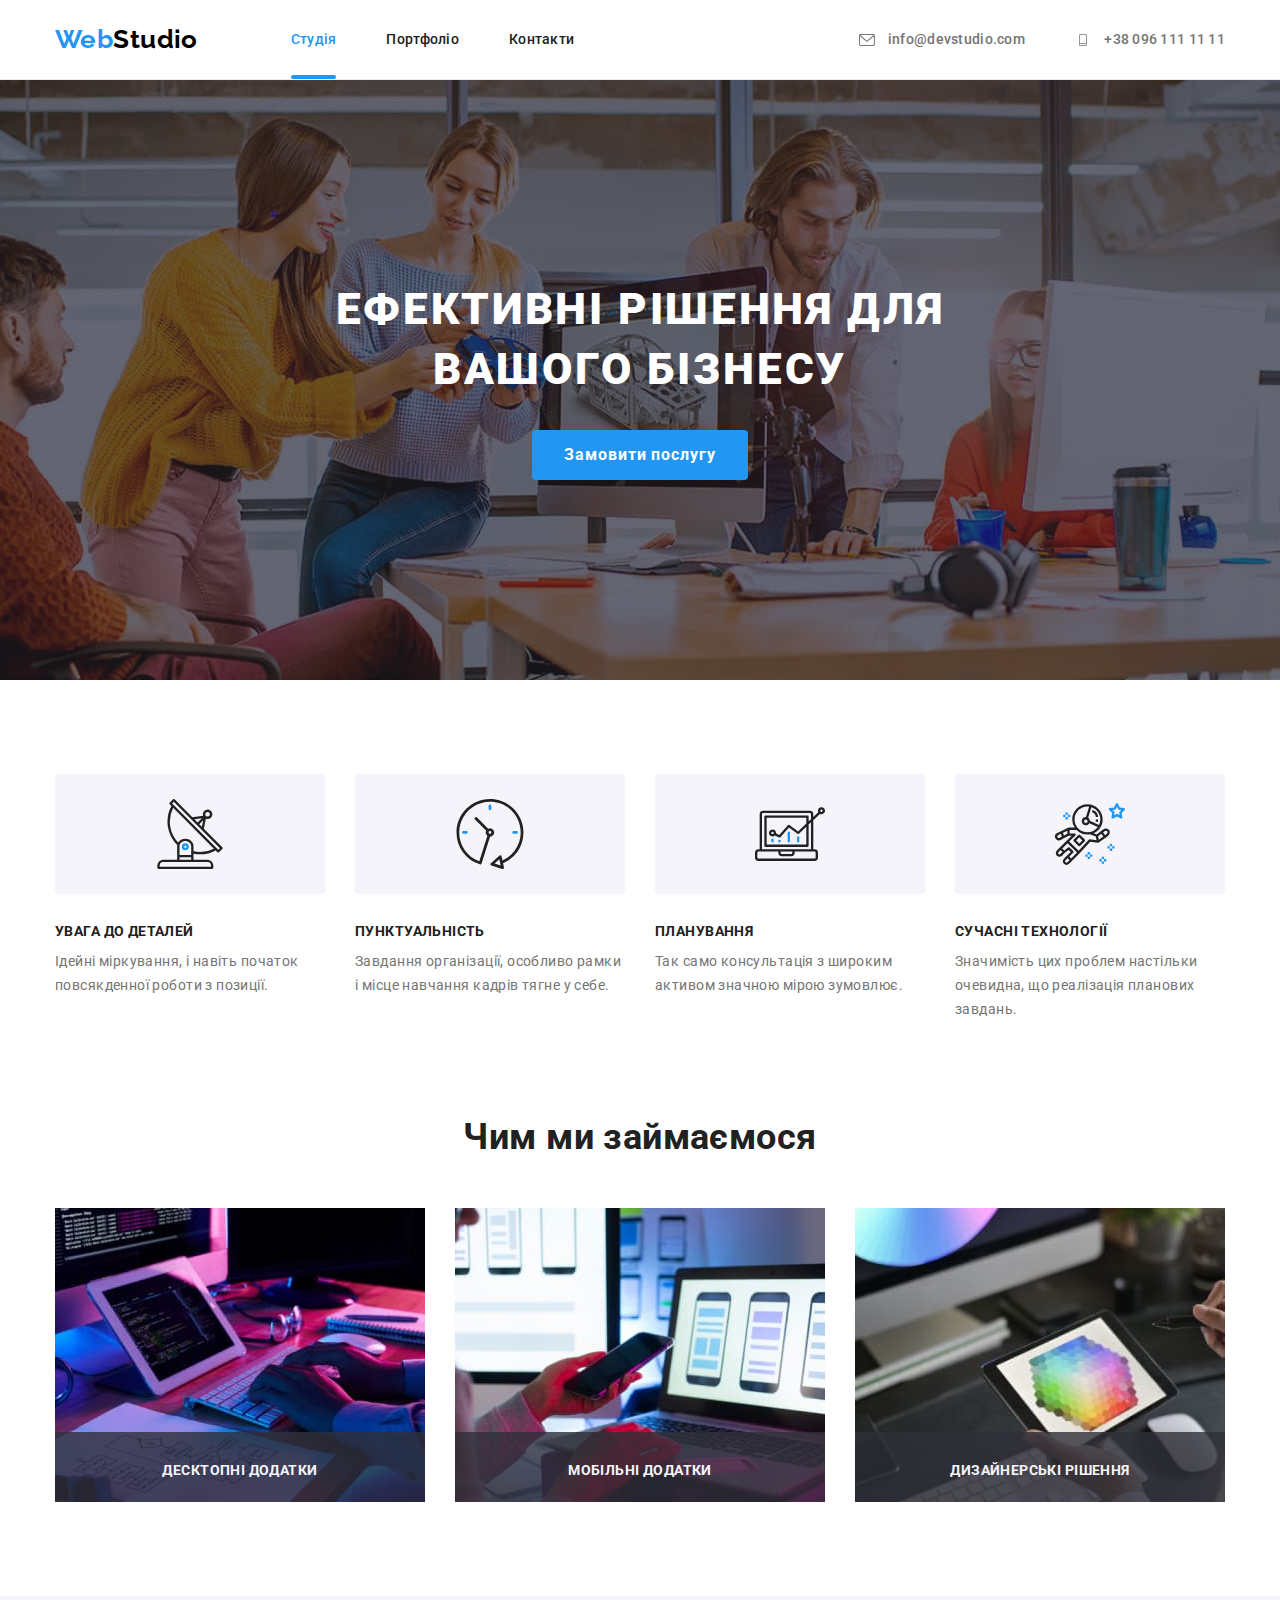
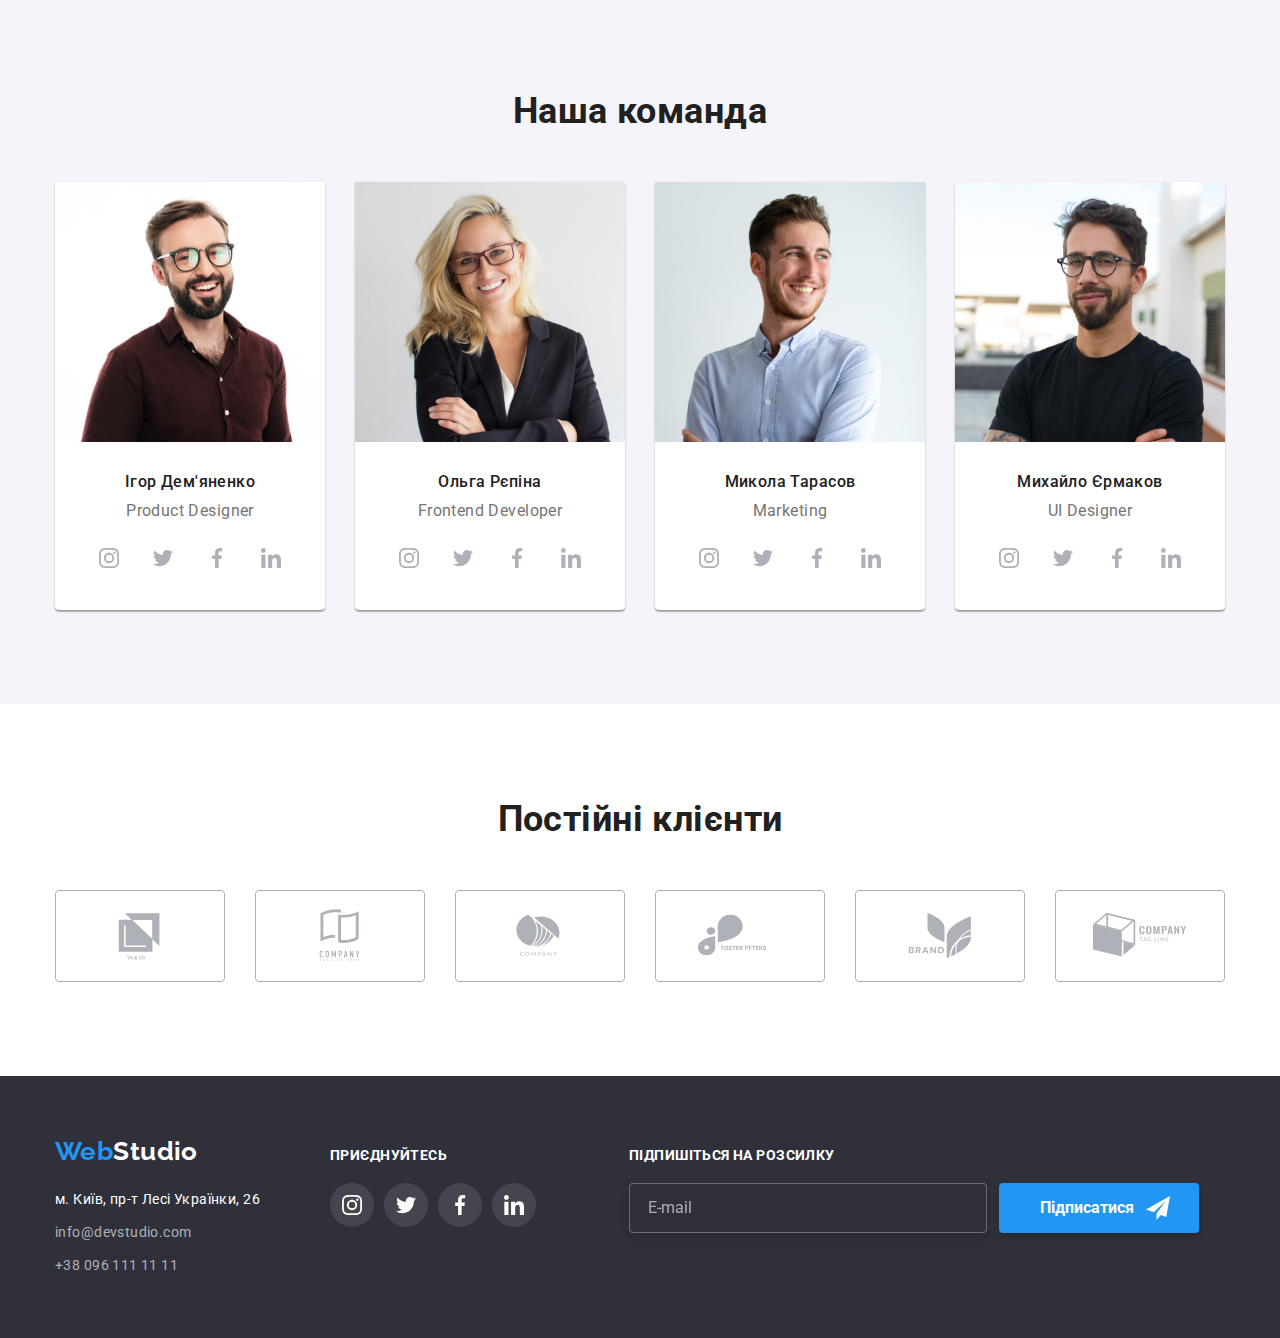
<file: index.html>
<!DOCTYPE html>
<html lang="uk">
  <head>
    <meta charset="UTF-8" />
    <meta http-equiv="X-UA-Compatible" content="IE=edge" />
    <meta name="viewport" content="width=device-width, initial-scale=1.0" />
    <title>Студія</title>
    <link rel="preconnect" href="https://fonts.googleapis.com" />
    <link rel="preconnect" href="https://fonts.gstatic.com" crossorigin />
    <link
      href="https://fonts.googleapis.com/css2?family=Raleway:wght@700&family=Roboto:wght@400;500;700;900&display=swap"
      rel="stylesheet"
    />
    <link
      rel="stylesheet"
      href="https://cdnjs.cloudflare.com/ajax/libs/modern-normalize/1.1.0/modern-normalize.min.css"
    />
    <link rel="stylesheet" href="./css/styles.css" />
  </head>

  <body class="page">
    <header class="header">
      <div class="container">
        <nav class="site-nav">
          <a class="link logo" href="./index.html">Web<span class="logo-color">Studio</span></a>
          <ul class="list">
            <li class="item">
              <a class="link page current" href="./index.html">Студія</a>
            </li>
            <li class="item">
              <a class="link page" href="./portfolio.html">Портфоліо</a>
            </li>
            <li class="item">
              <a class="link page" href="">Контакти</a>
            </li>
          </ul>
        </nav>

        <ul class="list contact-list">
          <li class="item">
            <a class="link" href="mailto:info@devstudio.com">
              <svg class="icon-envelope" width="16" height="12">
                <use href="./images/symbol-defs.svg#icon-post"></use>
              </svg>
              info@devstudio.com</a
            >
          </li>
          <li class="item">
            <a class="link" href="tel:+380961111111"
              ><svg class="icon-envelope" width="16" height="12">
                <use href="./images/symbol-defs.svg#icon-telephone"></use>
              </svg>
              +38 096 111 11 11</a
            >
          </li>
        </ul>
      </div>
    </header>
    <main class="main">
      <section class="section hero">
        <div class="container">
          <h1 class="hero-title">Ефективні рішення для вашого бізнесу</h1>
          <button class="button primary" type="button" data-modal-open>Замовити послугу</button>
        </div>
      </section>

      <section class="section benefits">
        <div class="container">
          <h2 class="section-title">Особливості нашої компанії</h2>
          <ul class="list benefits-list">
            <li class="item">
              <div class="box-advantages">
                <svg class="icon-advantages">
                  <use
                    href="./images/symbol-defs.svg#icon-antenna-1"
                    width="70px"
                    height="70px"
                  ></use>
                </svg>
              </div>
              <h3 class="title">УВАГА ДО ДЕТАЛЕЙ</h3>
              <p class="benefits-description">
                Ідейні міркування, і навіть початок повсякденної роботи з позиції.
              </p>
            </li>
            <li class="item">
              <div class="box-advantages">
                <svg class="icon-advantages">
                  <use href="./images/symbol-defs.svg#icon-clock-1"></use>
                </svg>
              </div>
              <h3 class="title">ПУНКТУАЛЬНІСТЬ</h3>
              <p class="benefits-description">
                Завдання організації, особливо рамки і місце навчання кадрів тягне у себе.
              </p>
            </li>
            <li class="item">
              <div class="box-advantages">
                <svg class="icon-advantages">
                  <use href="./images/symbol-defs.svg#icon-diagram-1"></use>
                </svg>
              </div>
              <h3 class="title">ПЛАНУВАННЯ</h3>
              <p class="benefits-description">
                Так само консультація з широким активом значною мірою зумовлює.
              </p>
            </li>
            <li class="item">
              <div class="box-advantages">
                <svg class="icon-advantages">
                  <use
                    href="./images/symbol-defs.svg#icon-astronaut-1"
                    width="70px"
                    height="70px"
                  ></use>
                </svg>
              </div>
              <h3 class="title">СУЧАСНІ ТЕХНОЛОГІЇ</h3>
              <p class="benefits-description">
                Значимість цих проблем настільки очевидна, що реалізація планових завдань.
              </p>
            </li>
          </ul>
        </div>
      </section>
      <section class="section work-examples">
        <div class="container">
          <h2 class="section-title">Чим ми займаємося</h2>
          <ul class="list work-list">
            <li>
              <div class="work-list-overly">
                <p class="work-list-label">Десктопні додатки</p>
                <img src="./images/pc1.jpg" alt="Чоловік програмує на комп'ютері" width="370" />
              </div>
            </li>

            <li>
              <div class="work-list-overly">
                <p class="work-list-label">Мобільні додатки</p>
                <img src="./images/pc2.jpg" alt="Жінка працює за ноутбуком" width="370" />
              </div>
            </li>
            <li>
              <div class="work-list-overly">
                <p class="work-list-label">Дизайнерські рішення</p>
                <img src="./images/pc3.jpg" alt="Жінка працює на планшеті" width="370" />
              </div>
            </li>
          </ul>
        </div>
      </section>
      <section class="section team">
        <div class="container">
          <h2 class="section-title">Наша команда</h2>
          <ul class="list team-list">
            <li class="photo">
              <img src="./images/man1.jpg" alt="Ігор Дем'яненко фото" width="270" />
              <div class="teammate-title">
                <h3 class="title">Ігор Дем'яненко</h3>
                <p class="description">Product Designer</p>
                <ul class="teammate-soc-list list">
                  <li class="teammate-soc-item">
                    <a href="" class="taemmate-soc-link link">
                      <svg class="taemmate-soc-icon" width="20" height="20">
                        <use href="./images/symbol-defs.svg#icon-instagram"></use>
                      </svg>
                    </a>
                  </li>
                  <li class="teammate-soc-item">
                    <a href="" class="taemmate-soc-link link">
                      <svg class="taemmate-soc-icon" width="20" height="20">
                        <use href="./images/symbol-defs.svg#icon-twitter"></use>
                      </svg>
                    </a>
                  </li>
                  <li class="teammate-soc-item">
                    <a href="" class="taemmate-soc-link link">
                      <svg class="taemmate-soc-icon" width="20" height="20">
                        <use href="./images/symbol-defs.svg#icon-facebook"></use>
                      </svg>
                    </a>
                  </li>
                  <li class="teammate-soc-item">
                    <a href="" class="taemmate-soc-link link">
                      <svg class="taemmate-soc-icon" width="20" height="20">
                        <use href="./images/symbol-defs.svg#icon-linkedin"></use>
                      </svg>
                    </a>
                  </li>
                </ul>
              </div>
            </li>
            <li class="photo">
              <img src="./images/woman.jpg" alt="Ольга Рєпіна фото" width="270" />
              <div class="teammate-title">
                <h3 class="title">Ольга Рєпіна</h3>
                <p class="description">Frontend Developer</p>
                <ul class="teammate-soc-list list">
                  <li class="teammate-soc-item">
                    <a href="" class="taemmate-soc-link link">
                      <svg class="taemmate-soc-icon" width="20" height="20">
                        <use href="./images/symbol-defs.svg#icon-instagram"></use>
                      </svg>
                    </a>
                  </li>
                  <li class="teammate-soc-item">
                    <a href="" class="taemmate-soc-link link">
                      <svg class="taemmate-soc-icon" width="20" height="20">
                        <use href="./images/symbol-defs.svg#icon-twitter"></use>
                      </svg>
                    </a>
                  </li>
                  <li class="teammate-soc-item">
                    <a href="" class="taemmate-soc-link link">
                      <svg class="taemmate-soc-icon" width="20" height="20">
                        <use href="./images/symbol-defs.svg#icon-facebook"></use>
                      </svg>
                    </a>
                  </li>
                  <li class="teammate-soc-item">
                    <a href="" class="taemmate-soc-link link">
                      <svg class="taemmate-soc-icon" width="20" height="20">
                        <use href="./images/symbol-defs.svg#icon-linkedin"></use>
                      </svg>
                    </a>
                  </li>
                </ul>
              </div>
            </li>
            <li class="photo">
              <img src="./images/man2.jpg" alt="Микола Тарасов фото" width="270" />
              <div class="teammate-title">
                <h3 class="title">Микола Тарасов</h3>
                <p class="description">Marketing</p>
                <ul class="teammate-soc-list list">
                  <li class="teammate-soc-item">
                    <a href="" class="taemmate-soc-link link">
                      <svg class="taemmate-soc-icon" width="20" height="20">
                        <use href="./images/symbol-defs.svg#icon-instagram"></use>
                      </svg>
                    </a>
                  </li>
                  <li class="teammate-soc-item">
                    <a href="" class="taemmate-soc-link link">
                      <svg class="taemmate-soc-icon" width="20" height="20">
                        <use href="./images/symbol-defs.svg#icon-twitter"></use>
                      </svg>
                    </a>
                  </li>
                  <li class="teammate-soc-item">
                    <a href="" class="taemmate-soc-link link">
                      <svg class="taemmate-soc-icon" width="20" height="20">
                        <use href="./images/symbol-defs.svg#icon-facebook"></use>
                      </svg>
                    </a>
                  </li>
                  <li class="teammate-soc-item">
                    <a href="" class="taemmate-soc-link link">
                      <svg class="taemmate-soc-icon" width="20" height="20">
                        <use href="./images/symbol-defs.svg#icon-linkedin"></use>
                      </svg>
                    </a>
                  </li>
                </ul>
              </div>
            </li>
            <li class="photo">
              <img src="./images/man3.jpg" alt="Михайло Єрмаков фото" width="270" />
              <div class="teammate-title">
                <h3 class="title">Михайло Єрмаков</h3>
                <p class="description">UI Designer</p>
                <ul class="teammate-soc-list list">
                  <li class="teammate-soc-item">
                    <a href="" class="taemmate-soc-link link">
                      <svg class="taemmate-soc-icon" width="20" height="20">
                        <use href="./images/symbol-defs.svg#icon-instagram"></use>
                      </svg>
                    </a>
                  </li>
                  <li class="teammate-soc-item">
                    <a href="" class="taemmate-soc-link link">
                      <svg class="taemmate-soc-icon" width="20" height="20">
                        <use href="./images/symbol-defs.svg#icon-twitter"></use>
                      </svg>
                    </a>
                  </li>
                  <li class="teammate-soc-item">
                    <a href="" class="taemmate-soc-link link">
                      <svg class="taemmate-soc-icon" width="20" height="20">
                        <use href="./images/symbol-defs.svg#icon-facebook"></use>
                      </svg>
                    </a>
                  </li>
                  <li class="teammate-soc-item">
                    <a href="" class="taemmate-soc-link link">
                      <svg class="taemmate-soc-icon" width="20" height="20">
                        <use href="./images/symbol-defs.svg#icon-linkedin"></use>
                      </svg>
                    </a>
                  </li>
                </ul>
              </div>
            </li>
          </ul>
        </div>
      </section>

      <section class="section">
        <div class="container">
          <h2 class="section-title">Постійні клієнти</h2>

          <ul class="clients-list list">
            <li class="clients-item">
              <a href=" " class="clients-link link">
                <svg class="clients-link-icon" width="106" height="60">
                  <use href="./images/symbol-defs.svg#icon-Logo1"></use>
                </svg>
              </a>
            </li>
            <li class="clients-item">
              <a href="" class="clients-link link">
                <svg class="clients-link-icon" width="106" height="60">
                  <use href="./images/symbol-defs.svg#icon-Logo2"></use>
                </svg>
              </a>
            </li>
            <li class="clients-item">
              <a href="" class="clients-link link">
                <svg class="clients-link-icon" width="106" height="60">
                  <use href="./images/symbol-defs.svg#icon-Logo3"></use>
                </svg>
              </a>
            </li>
            <li class="clients-item">
              <a href=" " class="clients-link link">
                <svg class="clients-link-icon" width="106" height="60">
                  <use href="./images/symbol-defs.svg#icon-Logo4"></use>
                </svg>
              </a>
            </li>
            <li class="clients-item">
              <a href="" class="clients-link link">
                <svg class="clients-link-icon" width="106" height="60">
                  <use href="./images/symbol-defs.svg#icon-Logo5"></use>
                </svg>
              </a>
            </li>
            <li class="clients-item">
              <a href="" class="clients-link link">
                <svg class="clients-link-icon" width="106" height="60">
                  <use href="./images/symbol-defs.svg#icon-Logo6"></use>
                </svg>
              </a>
            </li>
          </ul>
        </div>
      </section>
    </main>
    <footer class="page-footer">
      <div class="container information">
        <div class="footer-info">
          <a class="link logo" href="./index.html"
            >Web<span class="footer-logo-color">Studio</span></a
          >
          <address class="contacts">
            <a
              class="item-adress"
              href="https://www.google.com.ua/maps/place/%D0%B1%D1%83%D0%BB.+%D0%9B%D0%B5%D1%81%D0%B8+%D0%A3%D0%BA%D1%80%D0%B0%D0%B8%D0%BD%D0%BA%D0%B8,+26,+%D0%9A%D0%B8%D0%B5%D0%B2,+02000/@50.4265841,30.5361971,17z/data=!3m1!4b1!4m5!3m4!1s0x40d4cf0e033ecbe9:0x57a4dffefec77da0!8m2!3d50.4265807!4d30.5383859?hl=ru"
              target="_blank"
              rel="noreferrer noopener"
              >м. Київ, пр-т Лесі Українки, 26</a
            >
            <ul class="footer-list">
              <li>
                <a class="link-contact-post" href="mailto:info@devstudio.com">info@devstudio.com</a>
              </li>
              <li>
                <a class="link-contact-telephone" href="tel:+380961111111">+38 096 111 11 11</a>
              </li>
            </ul>
          </address>
        </div>
        <div class="footer-soc">
          <div class="move">
            <p class="footer-par">приєднуйтесь</p>
            <ul class="footer-soc-list list">
              <li class="footer-soc-item">
                <a href="" class="footer-soc-link link">
                  <svg class="footer-soc-icon" width="20" height="20">
                    <use href="./images/symbol-defs.svg#icon-instagram"></use>
                  </svg>
                </a>
              </li>
              <li class="footer-soc-item">
                <a href="" class="footer-soc-link link">
                  <svg class="footer-soc-icon" width="20" height="20">
                    <use href="./images/symbol-defs.svg#icon-twitter"></use>
                  </svg>
                </a>
              </li>
              <li class="footer-soc-item">
                <a href="" class="footer-soc-link link">
                  <svg class="footer-soc-icon" width="20" height="20">
                    <use href="./images/symbol-defs.svg#icon-facebook"></use>
                  </svg>
                </a>
              </li>
              <li class="footer-soc-item">
                <a href="" class="footer-soc-link link">
                  <svg class="footer-soc-icon" width="20" height="20">
                    <use href="./images/symbol-defs.svg#icon-linkedin"></use>
                  </svg>
                </a>
              </li>
            </ul>
          </div>
        </div>
        <div class="footer-mailing-list">
          <p class="footer-par">Підпишіться на розсилку</p>
          <form name="mailing-list-form" autocomplete="on" novalidate>
            <div class="email-form">
              <input class="email-input" type="text" name="user-email" placeholder="E-mail" />
            <button class="subscription-button" type="submit"> <span class="subscr">Підписатися</span><svg class="icon-send" width="24" height="24">
              <use href="./images/symbol-defs.svg#icon-icon-send-1">
              </use>
            </svg></button>
            
          </form>
          </div>
        </div>
      </div>
    </footer>
    <div class="backdrop is-hidden" data-modal>
      <div class="modal">
        <button type="button" class="modal-close" data-modal-close>
          <svg class="modal-close-icon" width="18" height="18">
            <use href="./images/symbol-defs.svg#icon-close-button"></use>
          </svg>
        </button>
        <p class="modal-title">Залиште свої дані, ми вам передзвонимо</p>
        <form class="modal-form">
          <div class="modal-field">
            <label for="user-name">Ім'я</label>
            <div class="input-wrap">
              <input type="text" name="user-name" class="modal-input" id="user-name" required/>
              <svg class="modal-input-icon" widht="18" height="18">
                <use href="./images/symbol-defs.svg#icon-person-modal"></use>
              </svg>
            </div>
          </div>
          <div class="modal-field">
            <label for="user-tel">Телефон</label>
            <div class="input-wrap">
              <input type="tel" name="user-tel" class="modal-input" id="user-tel" 
              required />
              <svg class="modal-input-icon" widht="18" height="18">
                <use href="./images/symbol-defs.svg#icon-phone-modal"></use>
              </svg>
            </div>
          </div>
          <div class="modal-field">
            <label for="user-email">Пошта</label>
            <div class="input-wrap">
              <input type="email" name="user-email" class="modal-input" id="user-email" required />
              <svg class="modal-input-icon" widht="18" height="18">
                <use href="./images/symbol-defs.svg#icon-email-modal"></use>
              </svg>
            </div>
          </div>
          <div class="modal-field">
            <label for="user-comment ">Коментар</label>
            <textarea
              name="user-comment"
              id="user-comment"
              class="modal-user-text modal-input"
              placeholder="Введіть текст"
            ></textarea>
          </div>
          <div class="modal-field">
            <input type="checkbox" name="privacy" id="privacy" class="input-check visually-hidden"/>
            <label for="privacy" class="check-text ">
              <span>
                <svg class="check-icon" widht="16" height="15">
                <use href="./images/symbol-defs.svg#icon-Vector-wite-1"></use>
              </svg>
              </span>
              Погоджуюся з розсилкою та приймаю
            <a class="confirmation-link link"
                target="_blank"
                rel="noopener noreferrer nofollow"
                href="#">  Умови договору</a>
                </label>
          </div>

          <button class="button primary modal-button" type="submit">Відправити</button>
        </form>
      </div>
    </div>
    <script src="./js/modal.js"></script>
  </body>
</html>
</file>
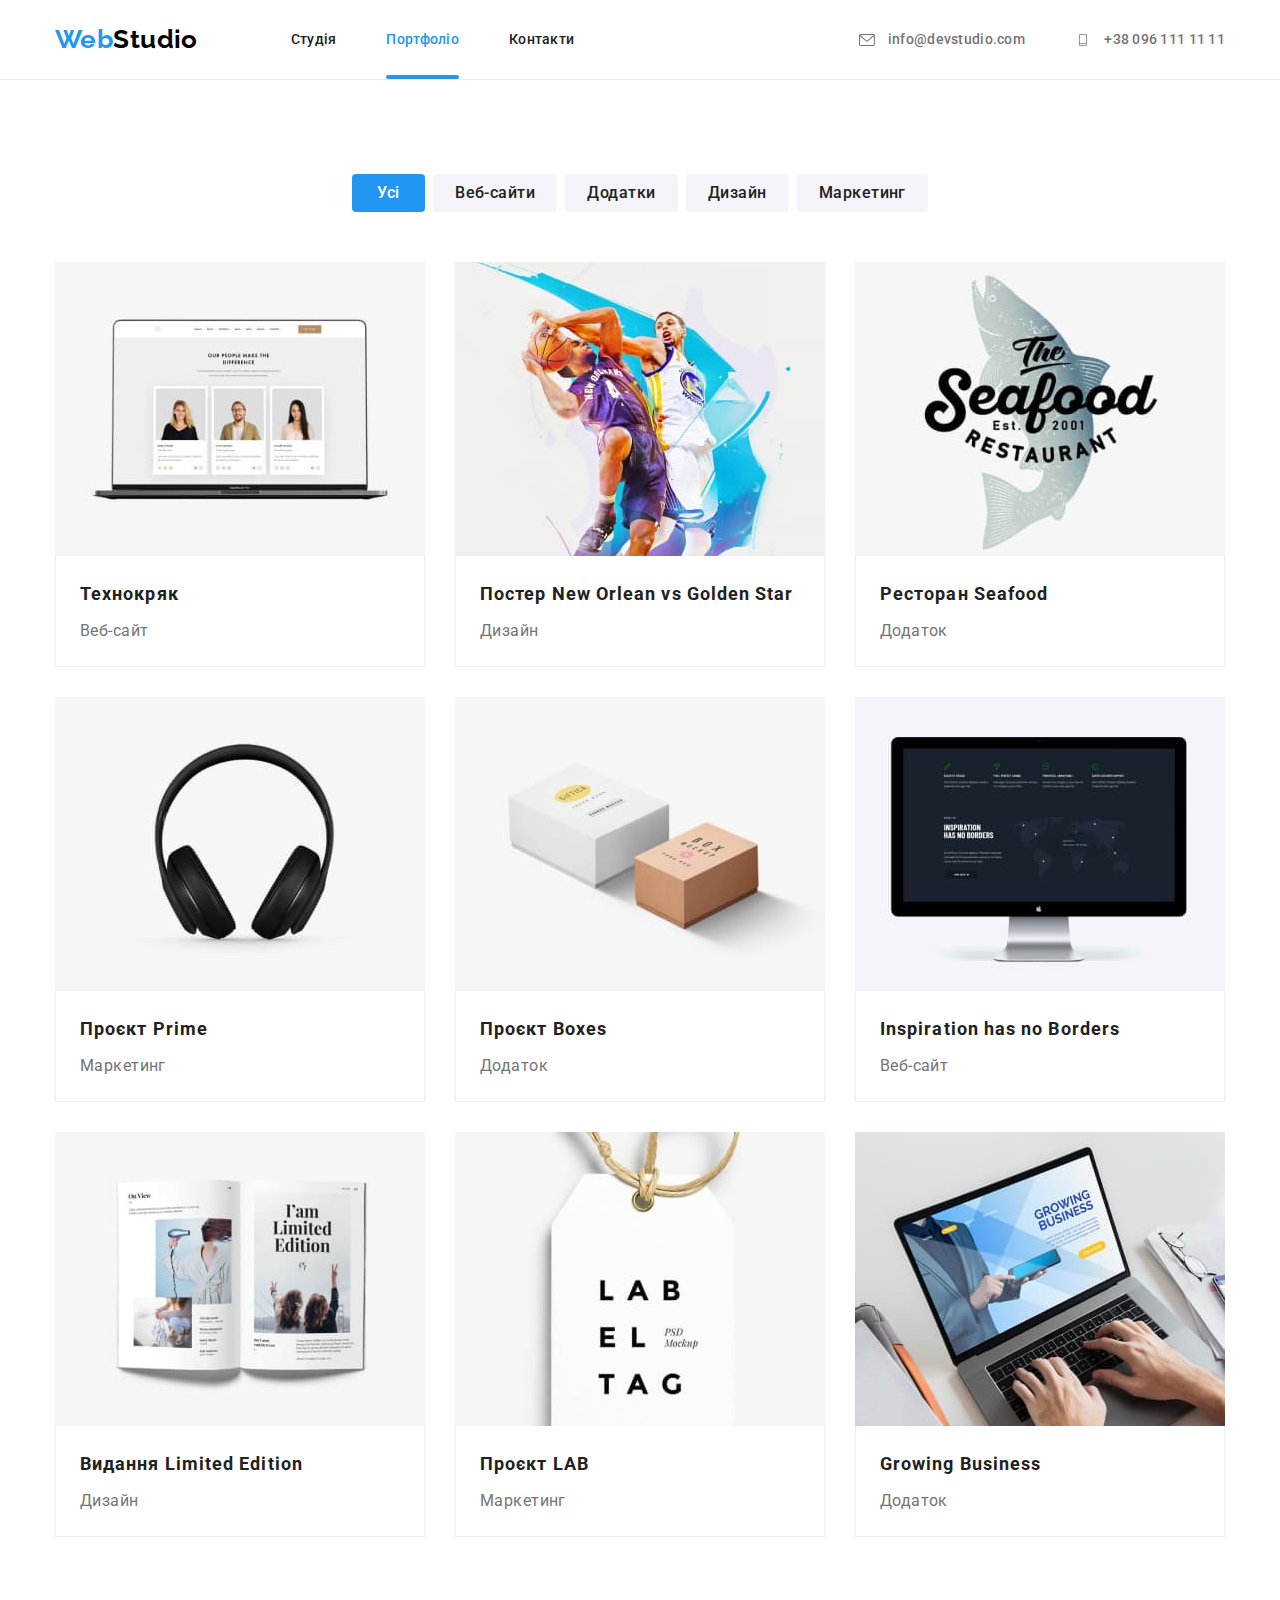
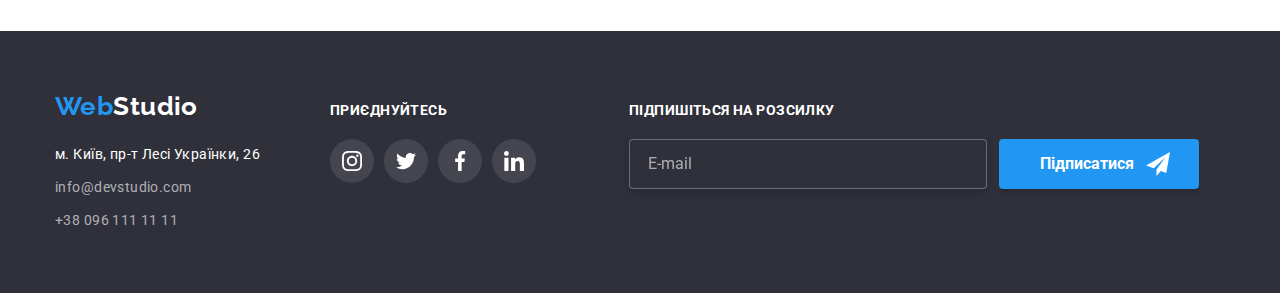
<file: portfolio.html>
<!DOCTYPE html>
<html lang="uk">
  <head>
    <meta charset="UTF-8" />
    <meta http-equiv="X-UA-Compatible" content="IE=edge" />
    <meta name="viewport" content="width=device-width, initial-scale=1.0" />
    <title>Студія</title>
    <link rel="preconnect" href="https://fonts.googleapis.com" />
    <link rel="preconnect" href="https://fonts.gstatic.com" crossorigin />
    <link
      href="https://fonts.googleapis.com/css2?family=Raleway:wght@700&family=Roboto:wght@400;500;700;900&display=swap"
      rel="stylesheet"
    />
    <link
      rel="stylesheet"
      href="https://cdnjs.cloudflare.com/ajax/libs/modern-normalize/1.1.0/modern-normalize.min.css"
    />
    <link rel="stylesheet" href="./css/styles.css" />
  </head>
  <body class="page">
    <header class="header">
      <div class="container">
        <nav class="site-nav">
          <a class="link logo" href="./index.html">Web<span class="logo-color">Studio</span></a>
          <ul class="list">
            <li class="item">
              <a class="link page" href="./index.html">Студія</a>
            </li>
            <li class="item">
              <a class="link page current" href="./portfolio.html">Портфоліо</a>
            </li>
            <li class="item">
              <a class="link page" href="">Контакти</a>
            </li>
          </ul>
        </nav>

        <ul class="list contact-list">
          <li class="item">
            <a class="link" href="mailto:info@devstudio.com">
              <svg class="icon-envelope" width="16" height="12">
                <use href="./images/symbol-defs.svg#icon-post"></use>
              </svg>
              info@devstudio.com</a
            >
          </li>
          <li class="item">
            <a class="link" href="tel:+380961111111"
              ><svg class="icon-envelope" width="16" height="12">
                <use href="./images/symbol-defs.svg#icon-telephone"></use>
              </svg>
              +38 096 111 11 11</a
            >
          </li>
        </ul>
      </div>
    </header>
    <main class="main">
      <section class="section projects">
        <div class="container">
          <ul class="list filter">
            <li class="item shadow">
              <button class="button secondary active" type="button">Усі</button>
            </li>
            <li class="item shadow">
              <button class="button secondary" type="button">Веб-сайти</button>
            </li>
            <li class="item shadow">
              <button class="button secondary" type="button">Додатки</button>
            </li>
            <li class="item shadow">
              <button class="button secondary" type="button">Дизайн</button>
            </li>
            <li class="item shadow">
              <button class="button secondary" type="button">Маркетинг</button>
            </li>
          </ul>
          <h1 class="visually-hidden">Наші роботи</h1>
          <ul class="list projects-list">
            <li class="item">
              <a class="link card-shadow" href="">
                <div class="projects-top-wrap">
                  <img
                    class="img"
                    src="./images/texnoxr1.jpg"
                    alt="Приклад роботи студії під назвою Технокряк"
                    width="370"
                  />

                  <p class="projects-top-text">
                    Ресурс пропонує комплексні пропозиції з різним рівнем функціоналу та сервісів.
                    Все це дозволить відвідувачу отримати вичерпні відомості про компанію чи
                    приватну особу.
                  </p>
                </div>

                <div class="title-box">
                  <h3 class="title">Технокряк</h3>
                  <p class="description">Веб-сайт</p>
                </div>
              </a>
            </li>
            <li class="item">
              <a class="link card-shadow" href="">
                <div class="projects-top-wrap">
                  <img
                    class="img"
                    src="./images/neworlean2.jpg"
                    alt="Приклад роботи студії під назвою Постер New Orlean vs Golden Star"
                    width="370"
                  />
                  <p class="projects-top-text">
                    Ресурс пропонує комплексні пропозиції з різним рівнем функціоналу та сервісів.
                    Все це дозволить відвідувачу отримати вичерпні відомості про компанію чи
                    приватну особу.
                  </p>
                </div>

                <div class="title-box">
                  <h3 class="title">Постер New Orlean vs Golden Star</h3>
                  <p class="description">Дизайн</p>
                </div>
              </a>
            </li>
            <li class="item">
              <a class="link card-shadow" href="">
                <div class="projects-top-wrap">
                  <img
                    class="img"
                    src="./images/seefood3.jpg"
                    alt="Приклад роботи студії під назвою Ресторан Seafood"
                    width="370"
                  />
                  <p class="projects-top-text">
                    Ресурс пропонує комплексні пропозиції з різним рівнем функціоналу та сервісів.
                    Все це дозволить відвідувачу отримати вичерпні відомості про компанію чи
                    приватну особу.
                  </p>
                </div>

                <div class="title-box">
                  <h3 class="title">Ресторан Seafood</h3>
                  <p class="description">Додаток</p>
                </div>
              </a>
            </li>
            <li class="item">
              <a class="link card-shadow" href="">
                <div class="projects-top-wrap">
                  <img
                    class="img"
                    src="./images/prime4.jpg"
                    alt="Приклад роботи студії під назвою Проєкт Prime"
                    width="370"
                  />
                  <p class="projects-top-text">
                    Ресурс пропонує комплексні пропозиції з різним рівнем функціоналу та сервісів.
                    Все це дозволить відвідувачу отримати вичерпні відомості про компанію чи
                    приватну особу.
                  </p>
                </div>

                <div class="title-box">
                  <h3 class="title">Проєкт Prime</h3>
                  <p class="description">Маркетинг</p>
                </div>
              </a>
            </li>
            <li class="item">
              <a class="link card-shadow" href="">
                <div class="projects-top-wrap">
                  <img
                    class="img"
                    src="./images/boxes5.jpg"
                    alt="Приклад роботи студії під назвою Проєкт Boxes"
                    width="370"
                  />
                  <p class="projects-top-text">
                    Ресурс пропонує комплексні пропозиції з різним рівнем функціоналу та сервісів.
                    Все це дозволить відвідувачу отримати вичерпні відомості про компанію чи
                    приватну особу.
                  </p>
                </div>

                <div class="title-box">
                  <h3 class="title">Проєкт Boxes</h3>
                  <p class="description">Додаток</p>
                </div>
              </a>
            </li>
            <li class="item">
              <a class="link card-shadow" href="">
                <div class="projects-top-wrap">
                  <img
                    class="img"
                    src="./images/inspiration6.jpg"
                    alt="Приклад роботи студії під назвою Inspiration has no Borders"
                    width="370"
                  />
                  <p class="projects-top-text">
                    Ресурс пропонує комплексні пропозиції з різним рівнем функціоналу та сервісів.
                    Все це дозволить відвідувачу отримати вичерпні відомості про компанію чи
                    приватну особу.
                  </p>
                </div>

                <div class="title-box">
                  <h3 class="title">Inspiration has no Borders</h3>
                  <p class="description">Веб-сайт</p>
                </div>
              </a>
            </li>
            <li class="item">
              <a class="link card-shadow" href="">
                <div class="projects-top-wrap">
                  <img
                    class="img"
                    src="./images/limited7.jpg"
                    alt="Приклад роботи студії під назвою Видання Limited Edition"
                    width="370"
                  />
                  <p class="projects-top-text">
                    Ресурс пропонує комплексні пропозиції з різним рівнем функціоналу та сервісів.
                    Все це дозволить відвідувачу отримати вичерпні відомості про компанію чи
                    приватну особу.
                  </p>
                </div>

                <div class="title-box">
                  <h3 class="title">Видання Limited Edition</h3>
                  <p class="description">Дизайн</p>
                </div>
              </a>
            </li>
            <li class="item">
              <a class="link card-shadow" href="">
                <div class="projects-top-wrap">
                  <img
                    class="img"
                    src="./images/lab8.jpg"
                    alt="Приклад роботи студії під назвою Проєкт LAB"
                    width="370"
                  />
                  <p class="projects-top-text">
                    Ресурс пропонує комплексні пропозиції з різним рівнем функціоналу та сервісів.
                    Все це дозволить відвідувачу отримати вичерпні відомості про компанію чи
                    приватну особу.
                  </p>
                </div>

                <div class="title-box">
                  <h3 class="title">Проєкт LAB</h3>
                  <p class="description">Маркетинг</p>
                </div>
              </a>
            </li>
            <li class="item">
              <a class="link card-shadow" href="">
                <div class="projects-top-wrap">
                  <img
                    class="img"
                    src="./images/growing9.jpg"
                    alt="Приклад роботи студії під назвою Growing Business"
                    width="370"
                  />
                  <p class="projects-top-text">
                    Ресурс пропонує комплексні пропозиції з різним рівнем функціоналу та сервісів.
                    Все це дозволить відвідувачу отримати вичерпні відомості про компанію чи
                    приватну особу.
                  </p>
                </div>

                <div class="title-box">
                  <h3 class="title">Growing Business</h3>
                  <p class="description">Додаток</p>
                </div>
              </a>
            </li>
          </ul>
        </div>
      </section>
    </main>
    <footer class="page-footer">
      <div class="container information">
        <div class="footer-info">
          <a class="link logo" href="./index.html"
            >Web<span class="footer-logo-color">Studio</span></a
          >
          <address class="contacts">
            <a
              class="item-adress"
              href="https://www.google.com.ua/maps/place/%D0%B1%D1%83%D0%BB.+%D0%9B%D0%B5%D1%81%D0%B8+%D0%A3%D0%BA%D1%80%D0%B0%D0%B8%D0%BD%D0%BA%D0%B8,+26,+%D0%9A%D0%B8%D0%B5%D0%B2,+02000/@50.4265841,30.5361971,17z/data=!3m1!4b1!4m5!3m4!1s0x40d4cf0e033ecbe9:0x57a4dffefec77da0!8m2!3d50.4265807!4d30.5383859?hl=ru"
              target="_blank"
              rel="noreferrer noopener"
              >м. Київ, пр-т Лесі Українки, 26</a
            >
            <ul class="footer-list">
              <li>
                <a class="link-contact-post" href="mailto:info@devstudio.com">info@devstudio.com</a>
              </li>
              <li>
                <a class="link-contact-telephone" href="tel:+380961111111">+38 096 111 11 11</a>
              </li>
            </ul>
          </address>
        </div>
        <div class="footer-soc">
          <div class="move">
            <p class="footer-par">приєднуйтесь</p>
            <ul class="footer-soc-list list">
              <li class="footer-soc-item">
                <a href="" class="footer-soc-link link">
                  <svg class="footer-soc-icon" width="20" height="20">
                    <use href="./images/symbol-defs.svg#icon-instagram"></use>
                  </svg>
                </a>
              </li>
              <li class="footer-soc-item">
                <a href="" class="footer-soc-link link">
                  <svg class="footer-soc-icon" width="20" height="20">
                    <use href="./images/symbol-defs.svg#icon-twitter"></use>
                  </svg>
                </a>
              </li>
              <li class="footer-soc-item">
                <a href="" class="footer-soc-link link">
                  <svg class="footer-soc-icon" width="20" height="20">
                    <use href="./images/symbol-defs.svg#icon-facebook"></use>
                  </svg>
                </a>
              </li>
              <li class="footer-soc-item">
                <a href="" class="footer-soc-link link">
                  <svg class="footer-soc-icon" width="20" height="20">
                    <use href="./images/symbol-defs.svg#icon-linkedin"></use>
                  </svg>
                </a>
              </li>
            </ul>
          </div>
        </div>
        <div class="footer-mailing-list">
          <p class="footer-par">Підпишіться на розсилку</p>
          <form name="mailing-list-form" autocomplete="on" novalidate>
            <div class="email-form">
              <input class="email-input" type="text" name="user-email" placeholder="E-mail" />
            <button class="subscription-button" type="submit"> <span class="subscr">Підписатися</span><svg class="icon-send" width="24" height="24">
              <use href="./images/symbol-defs.svg#icon-icon-send-1">
              </use>
            </svg></button>
            
          </form>
          </div>
        </div>
      </div>
    </footer>
  </body>
</html>
</file>
<file: css/styles.css>
:root {
    --primary-text-color: #757575;
    --title-text-color: #212121;
    --primary-accent-color: #2196F3;
    --secondary-accent-color: #f5f4fa;
    --primary-background-color: #ffffff;
    --secondary-background-color: #2f303a;
    --background-color: #F5F5F5;
    --secondary-text-color: #ffffff;
    --primary-font-size: 16px;
    --secondary-font-size: 14px;
    --primary-leter-spase: 0.03em;
    --primary-font-weight: 500;
    --logo-secondary-color: #000000;
    --clients-link-col0r: #AFB1B8;
}


/*Глобальні стилі*/

/* Body,primary-background-colr,primary-text-color*/
.page {
    font-family: 'Roboto', sans-serif;
    font-size: var(--secondary-font-size);
    letter-spacing: var(--primary-leter-spase);
    line-height: 1.71;
    color: var(--primary-text-color);
    background-color: var (--primary-background-color);

}


/* Загалні розміи та позицінування*/

.container {
    width: 1200px;
    padding: 0 15px;
    margin-left: auto;
    margin-right: auto;
}

/* Скидання стилів списку*/
.list {
    margin: 0;
    padding: 0;
    list-style: none;
}

/* Скидання стилів посилання*/
p,
h1,
h2,
h3,
h4,
h5,
h6 {
    margin: 0;
}

ul,
ol {
    margin: 0;
    padding-left: 0;
}

button {
    cursor: pointer;
}

address {
    font-style: normal;
}

img {
    display: block;
    max-width: 100%;
    height: auto;
}


.link {
    text-decoration: none;
    font-style: normal;
    color: inherit;
}

.logo {
    font-family: 'Raleway';
    font-weight: 700;
    font-size: 26px;
    line-height: 1.2;
    color: var(--primary-accent-color);
    text-decoration: none;
}

span.logo-color {
    color: #000000;
}

span.footer-logo-color {
    color: var(--secondary-text-color);
}

/* Ховаю скритий заголовок*/
.visually-hidden {
    position: absolute;
    width: 1px;
    height: 1px;
    margin: -1px;
    border: 0;
    padding: 0;
    white-space: nowrap;
    clip-path: inset(100%);
    clip: rect(0 0 0 0);
    overflow: hidden;
}






/* Основний стиль кнопки*/
.button {
    display: inline-block;
    min-width: 73px;
    min-height: 38px;
    padding: 0px 22px;
    border: none;
    border-radius: 4px;
    font-family: inherit;
    font-weight: var(--primary-font-weight);
    font-size: var(--primary-font-size);
    line-height: 1.62;
    letter-spacing: var(--primary-leter-spase);
    cursor: pointer;
}


.button.primary {
    color: var(--secondary-text-color);
    background-color: var(--primary-accent-color);
}

.button.secondary {
    color: var(--title-text-color);
    background-color: var(--secondary-accent-color);
    transition-property: background-color, color, box-shadow;
    transition-duration: 250ms;
    transition-timing-function: cubic-bezier(0.4, 0, 0.2, 1);

}

.button.secondary:hover,
.button.secondary:focus {
    color: var(--secondary-text-color);
    background-color: var(--primary-accent-color);
    box-shadow: 0px 3px 1px rgb(0 0 0 / 10%), 0px 1px 2px rgb(0 0 0 / 8%), 0px 2px 2px rgb(0 0 0 / 12%);

}


.button.active {
    background-color: var(--primary-accent-color);
    color: var(--secondary-text-color);
}

/* Header*/
.header {
    padding: 24px 0;
    border-bottom: 1px solid #ECECEC;
}

.header .container {
    display: flex;
    align-items: center;
    justify-content: space-between;

}

.header .site-nav {
    display: flex;
    align-items: center;
}

.header .site-nav .list {
    display: flex;
}

.header .contact-list {
    display: flex;
}

.header .site-nav .link.link.logo {
    margin-right: 93px;
}

.header .site-nav .list .item:not(:last-child) {
    margin-right: 50px;
}

.header .contact-list .item:not(:last-child) {
    margin-right: 50px;
}

/* Навігаційні посилання*/
.header .site-nav .link.page {
    font-weight: var(--primary-font-weight);
    line-height: 1.14;
    letter-spacing: 0.02em;
    color: var(--title-text-color);
    position: relative;
    padding-bottom: 32px;
    transition-property: color;
    transition-duration: 250ms;
    transition-timing-function: cubic-bezier(0.4, 0, 0.2, 1);
}

.link.page.current::after {
    content: "";
    position: absolute;
    bottom: 0;
    right: 0;
    display: block;
    width: 100%;
    height: 4px;
    border-radius: 2px;
    background: var(--primary-accent-color);


}




.header .site-nav .link.page:hover,
.header .site-nav .link.page:focus {
    color: var(--primary-accent-color);

}

.header .site-nav .link.page.current {
    color: var(--primary-accent-color);

}

/* Стиль для контактів*/
.header .contact-list .link {
    font-weight: var(--primary-font-weight);
    line-height: 1.14;
    letter-spacing: 0.02em;
    color: var(--primary-text-color);
    transition-property: color;
    transition-duration: 250ms;
    transition-timing-function: cubic-bezier(0.4, 0, 0.2, 1);
}

.header .contact-list .link:hover {
    color: var(--primary-accent-color);
}

.icon-envelope {
    fill: currentColor;
    vertical-align: middle;
    margin-right: 10px;
}



/* MAIN*/


/*Основний заголовок секції*/
.main .section-title {
    font-size: 36px;
    line-height: 1.17;
    text-align: center;
    color: var(--title-text-color);
}

/*HERO*/
.main .section.hero {
    background-color: var(--secondary-background-color);
    background-image: linear-gradient(rgba(47, 48, 58, 0.4),
            rgba(47, 48, 58, 0.4)),
        url(../images/herophoto.jpg);
    background-repeat: no-repeat;
    background-position: center;
    background-size: cover;
    padding-top: 200px;
    padding-bottom: 200px;
    text-align: center;
    max-width: 1600px;
    margin-left: auto;
    margin-right: auto;
}


/*HERO title*/
.main .section.hero .hero-title {
    display: block;
    width: 696px;
    margin-top: 0;
    margin-bottom: 30px;
    margin-left: auto;
    margin-right: auto;
    font-weight: 900;
    font-size: 44px;
    line-height: 1.36;
    letter-spacing: 0.06em;
    text-transform: uppercase;
    color: var(--secondary-text-color);
}

/* HERO button*/
.main .section.hero .button.primary {
    padding: 0px 32px;
    height: 50px;
    font-weight: 700;
    font-size: var(--primary-font-size);
    line-height: 1.88;
    letter-spacing: 0.06em;
}

/*Переваги*/

.main .section.benefits {

    padding-bottom: 0px;
}

.box-advantages {
    display: flex;
    justify-content: center;
    align-items: center;
    flex-basis: calc((100%-90px)/4);
    margin-bottom: 30px;
    height: 120px;
    border-radius: 4px;
    background-color: var(--secondary-accent-color);
}

.icon-advantages {
    width: 70px;
    height: 70px;
    fill: var(--secondary-accent-color);
}

.main .section.benefits .section-title {
    position: absolute;
    width: 1px;
    height: 1px;
    margin: -1px;
    border: 0;
    padding: 0;
    white-space: nowrap;
    clip-path: inset(100%);
    clip: rect(0 0 0 0);
    overflow: hidden;
}

/* список переваг*/
.main .section.benefits .benefits-list {
    display: flex;
}

.main .section.benefits .benefits-list .item {
    width: 270px;
    margin-right: 30px;
}

.main .section.benefits .benefits-list .item:last-child {
    margin-right: 0;
}

.main .section.benefits .benefits-list .title {
    margin-top: 0;
    margin-bottom: 10px;
    font-size: var(--secondary-font-size);
    line-height: 1.14;
    text-transform: uppercase;
    color: var(--title-text-color);
}

.main .section.benefits .benefits-list .description {
    margin: 0;
}

.benefits-description {
    margin: 0;
}

/* Приклади робіт*/
.main .section.work-examples {
    padding-bottom: 94px;
}

.main .section.work-examples .section-title {
    margin-top: 0;
    margin-bottom: 50px;
}

.main .section.work-examples .list.work-list {
    display: flex;
    justify-content: space-between;
}

.main .section.work-examples .list.work-list .img {
    display: block;
}


.work-list-overly {
    position: relative;
}

.work-list-label {
    font-weight: 700;
    font-size: 14px;
    line-height: 1, 14;
    letter-spacing: 0, 03em;
    text-align: center;
    text-transform: uppercase;
    color: var(--secondary-accent-color);

}

.work-list-label {
    position: absolute;
    width: 100%;
    height: 70px;
    background: rgba(47, 48, 58, 0.8);
    bottom: 0;
    padding: 27px;

}

/* Команда*/
.main .section.team {
    padding-top: 94px;
    padding-bottom: 94px;
    background-color: var(--secondary-accent-color);
}

.main .section.team .section-title {
    margin-top: 0;
    margin-bottom: 50px;
}

.main .section.team .list.team-list {
    display: flex;
    justify-content: space-between;
}

/* фото членів команди*/
.main .section.team .team-list .photo {
    box-shadow: 0px 1px 3px rgba(0, 0, 0, 0.12), 0px 1px 1px rgba(0, 0, 0, 0.14),
        0px 2px 1px rgba(0, 0, 0, 0.2);
    border-radius: 0px 0px 4px 4px;
    background-color: var(--primary-background-color);
}

.main .section.team .team-list .teammate-title {
    padding-top: 30px;
    padding-bottom: 30px;
}

/* заголовок команди*/
.main .section.team .team-list .title {
    margin: 0;
    font-weight: var(--primary-font-weight);
    font-size: var(--primary-font-size);
    line-height: 1.19;
    text-align: center;
    color: var(--title-text-color);
}

/* розташуваня фото Опис*/

.main .section.team .team-list .description {
    margin-top: 10px;
    margin-bottom: 0;
    font-size: var(--primary-font-size);
    line-height: 1.19;
    text-align: center;

}

/* Sotial links*/
.teammate-soc-list {
    display: flex;
    justify-content: center;
    gap: 10px;
    margin-top: 16px;

}



.teammate-soc-item {
    width: 44px;
    height: 44px;
}

.taemmate-soc-link {
    width: 100%;
    height: 100%;
    background: var(--primary-background-color);
    fill: #AFB1B8;
    border-radius: 50%;
    display: flex;
    align-items: center;
    justify-content: center;
    transition-property: background-color, fill;
    transition-duration: 250ms;
    transition-timing-function: cubic-bezier(0.4, 0, 0.2, 1);
}

.taemmate-soc-link:hover,
.taemmate-soc-link:focus {
    background-color: var(--primary-accent-color);
    fill: var(--primary-background-color);
}

/* Clients*/


.section {
    padding-top: 94px;
    padding-bottom: 94px;
}

.clients-list {
    margin-top: 50px;
    display: flex;
    gap: 30px;

}

.clients-item {
    width: calc((100% - 150px) /6);
    height: 92px;
}

.clients-link {
    width: 100%;
    height: 100%;
    border: 1px solid #AFB1B8;
    border-radius: 4px;
    display: flex;
    align-items: center;
    justify-content: center;
    fill: var(--clients-link-col0r);
    transition-property: border-color, fill;
    transition-duration: 250ms;
    transition-timing-function: cubic-bezier(0.4, 0, 0.2, 1);
}



.clients-link:hover,
.clients-link:focus {
    fill: var(--primary-accent-color);
    border-color: var(--primary-accent-color);
}

/* FOOTER*/
.page-footer {
    padding: 60px 0;
    background-color: var(--secondary-background-color);

}

.information {
    display: flex;
    align-items: baseline;
}

.footer-info {
    margin-right: 70px;
}




.footer-soc {
    display: flex;
    justify-content: flex-start;



}

.footer-par {
    font-size: 14px;
    line-height: 1.17;
    text-align: start;
    color: var(--primary-background-color);
    font-weight: 700;
    font-size: 14px;
    letter-spacing: 0.03em;
    text-transform: uppercase;

}

.item-adress {
    transition-property: color;
    transition-duration: 250ms;
    transition-timing-function: cubic-bezier(0.4, 0, 0.2, 1);
}


.item-adress:hover,
.item-adress:focus {
    color: var(--primary-accent-color);

}

.link-contact-post {
    transition-property: color;
    transition-duration: 250ms;
    transition-timing-function: cubic-bezier(0.4, 0, 0.2, 1);
}

.link-contact-post:hover,
.link-contact-post:focus {
    color: var(--primary-accent-color);

}

.link-contact-telephone {
    transition-property: color;
    transition-duration: 250ms;
    transition-timing-function: cubic-bezier(0.4, 0, 0.2, 1);
}

.link-contact-telephone:hover,
.link-contact-telephone:focus {
    color: var(--primary-accent-color);

}




.footer .link.logo {
    display: inline-block;
    margin-bottom: 20px;
    color: var(--secondary-text-color);
}


.footer .contacts .link-contact {
    transition-property: color;
    transition-duration: 250ms;
    transition-timing-function: cubic-bezier(0.4, 0, 0.2, 1);
}


.footer .contacts .link-contact:hover {
    color: var(--primary-accent-color);
}

.item-adress {
    display: flex;
    margin-bottom: 9px;
    line-height: 1.71;
    color: var(--secondary-text-color);
    font-style: normal;
    text-decoration: none;
    line-height: 1.71;
    color: var(--primary-background-color);

}

.contacts {
    margin-top: 20px;
}

.footer-list {
    display: flex;
    flex-direction: column;
    gap: 9px;
    list-style: none;

}


.link-contact-post {
    display: flex;
    text-decoration: none;
    line-height: 1.71;
    color: var(--clients-link-col0r);
}

.link-contact-telephone {
    text-decoration: none;
    line-height: 1.71;
    color: var(--clients-link-col0r);

}



.footer-soc-list {
    display: flex;
    justify-content: center;
    gap: 10px;
    margin-top: 20px;

}



.footer-soc-item {
    width: 44px;
    height: 44px;
}

.footer-soc-link {
    width: 100%;
    height: 100%;
    background: rgba(255, 255, 255, 0.1);
    ;
    fill: var(--primary-background-color);
    border-radius: 50%;
    display: flex;
    align-items: center;
    justify-content: center;
    transition-property: background-color;
    transition-duration: 250ms;
    transition-timing-function: cubic-bezier(0.4, 0, 0.2, 1);
}

.footer-soc-link:hover,
.footer-soc-link:focus {
    background-color: var(--primary-accent-color);
    fill: var(--primary-background-color);
}


.footer-mailing-list {}

/* Модальне вікно*/

.backdrop {
    width: 100%;
    height: 100%;
    background-color: rgba(0, 0, 0, 0.2);
    ;
    position: fixed;
    top: 0;
    transition: opacity 250ms linear, visibility 250ms linear;
}

.modal {
    width: 528px;
    min-height: 581px;
    background-color: #ffffff;
    position: absolute;
    top: 50%;
    left: 50%;
    padding: 40px;
    transform: translate(-50%, -50%) scale(1);
    transition: transform 250ms linear;
    border-radius: 4px;
    box-shadow: 0px 1px 3px rgba(0, 0, 0, 0.12), 0px 1px 1px rgba(0, 0, 0, 0.14), 0px 2px 1px rgba(0, 0, 0, 0.2);

}


.backdrop.is-hidden .modal {
    transform: translate(-50%, -50%) scale(0);
}

.modal-close {
    color: #000;
    width: 30px;
    height: 30px;
    background-color: transparent;
    border: 1px solid #0000001A;
    border-radius: 50%;
    position: absolute;
    top: 11px;
    right: 8px;
    display: flex;
    align-items: center;
    justify-content: center;
    cursor: pointer;

}

.modal-close:focus {
    fill: var(--primary-accent-color);
}

.input-label {
    font-weight: 400;
    font-size: 12px;
    line-height: 1, 2;
    letter-spacing: 0.01em;
    color: var(--primary-text-color);
}



.is-hidden {
    opacity: 0;
    visibility: hidden;
    pointer-events: none;
}

/* Наповнення модалки*/

.modal-title {
    font-weight: 700;
    font-size: 20px;
    line-height: 1.8;
    text-align: center;
    color: var(--title-text-color);
}

.modal-form {}

.modal-input {
    width: 448px;
    height: 40px;
    border: 1px solid #21212133;
    border-radius: 4px;
    font-size: 20px;
    line-height: 1.8;
    color: var(--title-text-color);
    padding-left: 42px;
    outline: transparent;
}


.modal-input:focus {
    border-color: var(--primary-accent-color);
}

.modal-input:focus+.modal-input-icon {
    fill: var(--primary-accent-color);
}

.user-comment {
    outline: none;
}

.modal-field {
    margin-top: 11px;
    position: relative;
}



.modal-field:focus {
    color: var(--primary-accent-color);
}

.input-wrap {

    margin-bottom: 11px;

}

.modal-input-icon {
    position: absolute;
    left: 12px;
    top: 50%;
    transform: translateX(-50%);
    padding-left: 40px;



}

.modal-button {
    width: 200px;
    height: 50px;
    background: var(--primary-accent-color);
    display: block;
    margin: 0 auto;


}

.modal-user-text {
    width: 448px;
    height: 120px;
    border: 1px solid #21212133;
    border-radius: 4px;
    resize: none;

}


.modal-user-text::placeholder {
    font-weight: 400;
    font-size: 12px;
    line-height: 14px;
    letter-spacing: 0.01em;
    padding-top: 12px;
}







.email-form {
    display: flex;
    justify-content: center;
    gap: 12px;

}

.footer-mailing-list {
    display: inline-block;
    margin-left: 93px;
}

.email-input {
    margin-top: 20px;
    width: 358px;
    height: 50px;
    border: 1px solid rgba(255, 255, 255, 0.3);
    filter: drop-shadow(0px 4px 4px rgba(0, 0, 0, 0.15));
    border-radius: 4px;
    background: var(--secondary-background-color);
    outline: none;

}

.email-input::placeholder {
    font-weight: 400;
    font-size: 16px;
    line-height: 1, 25;
    color: rgba(255, 255, 255, 0.6);
    padding-left: 16px;
    
    

}

.email-input::placeholder:focus {
    border: 1px solid var(--background-color);
}



.subscription-button {
    display: flex;
    justify-content: center;
    align-items: center;
    margin-top: 20px;
    width: 200px;
    height: 50px;
    background: var(--primary-accent-color);
    box-shadow: 0px 4px 4px rgba(0, 0, 0, 0.15);
    border-radius: 4px;
    border: 0;

}

.icon-send {
    transform: translateX(50%);

}

.subscr {
    font-weight: 700;
    font-size: 16px;
    line-height: 1, 9;
    color: var(--primary-background-color);
}

.check-text {
    font-size: 14px;
    line-height: 1.71;
    color: var(--primary-text-color);
    display: flex;
    align-items: center;

}

.check-text span {
    width: 16px;
    height: 15px;
    color: var(--title-text-color);
    border: 2px solid;
    margin-right: 7px;
    display: flex;
    align-items: center;
    justify-content: center;
    fill: transparent;
}

.input-check:checked+.check-text span {
    background-color: var(--primary-accent-color);
    border-color: transparent;
    fill: var(--primary-background-color);
}

.input-check:focus+.check-text span {
    border-color: var(--primary-accent-color);
}

/* спосіб без спрайту (не можна змінити кольор)
.check-text::before {
content: "";
width: 16px;
height: 15px;
color: var(--title-text-color) ;
border: 2px solid ;
margin-right: 7px;
}
.input-check:checked + .check-text::before {
background-color: #2196F3;
border-color: transparent;
background-image: url(шлях до викачоної svg не в спрайті);
background-repeate: no-repeat;
}*/


.confirmation-link {
    font-size: 14px;
    line-height: 1.71;
    margin-left: 5px;
    color: var(--primary-accent-color);
    text-decoration: underline;

}













_______________________________________________________________________________________
/* 2 сторінка Portfolio */

.header .container {
    display: flex;
    align-items: center;
    justify-content: space-between;
    min-height: 80px;
    border-bottom: 1px solid #ececec;
}

/* Приклади проєктів*/
.main .section.projects {
    padding-top: 94px;
    padding-bottom: 94px;
}

.shadow {
    transition-property: box-shadow;
    transition-duration: 250ms;
    transition-timing-function: cubic-bezier(0.4, 0, 0.2, 1);
}

.shadow:hover {
    box-shadow: 0px 3px 1px rgb(0 0 0 / 10%), 0px 1px 2px rgb(0 0 0 / 8%), 0px 2px 2px rgb(0 0 0 / 12%);
}

.shadow:focus {
    box-shadow: 0px 3px 1px rgb(0 0 0 / 10%), 0px 1px 2px rgb(0 0 0 / 8%), 0px 2px 2px rgb(0 0 0 / 12%);
}

.card-shadow {
    transition-property: box-shadow;
    transition-duration: 250ms;
    transition-timing-function: cubic-bezier(0.4, 0, 0.2, 1);
}

.card-shadow:hover,
.card-shadow:focus {
    display: block;
    box-shadow: 0px 1px 1px rgb(0 0 0 / 12%), 0px 4px 4px rgb(0 0 0 / 6%), 1px 4px 6px rgb(0 0 0 / 16%);
}


/* Позицінування елементів */
.main .section.projects .list.filter {
    display: flex;
    justify-content: center;
    margin-bottom: 50px;
}

.main .section.projects .list.filter .item:not(:last-child) {
    margin-right: 8px;
}

.main .section.projects .list.projects-list {
    display: flex;
    flex-wrap: wrap;



}

.main .section.projects .projects-list .item {
    width: calc((100% - 60px) / 3);


}




/* Прибираю margin-right для 3 */
.main .section.projects .projects-list .item:not(:nth-child(3n)) {
    margin-right: 30px;
}

/* Установіть margin-bottom для кожного елемента,
                крім трьох останніх */
.main .section.projects .projects-list .item:not(:nth-last-child(-n + 3)) {
    margin-bottom: 30px;
}

/* Main Projects Project list img видаляє пролбіл */
.main .section.projects .projects-list .img {
    display: block;
}

/* список проєктів */
.main .section.projects .projects-list .title-box {
    padding: 20px 24px;
    border-right: 1px solid #eeeeee;
    border-bottom: 1px solid #eeeeee;
    border-left: 1px solid #eeeeee;

}

.main .section.projects .projects-list .title {
    margin-top: 0;
    margin-bottom: 4px;
    font-size: 18px;
    line-height: 2;
    letter-spacing: 0.06em;
    color: var(--title-text-color);
}


.main .section.projects .projects-list .description {
    margin: 0;
    font-size: var(--primary-font-size);
    line-height: 1.88;
}

.item:hover .projects-top-text {
    transform: translateY(0);
}

.projects-top-wrap {
    position: relative;
    overflow: hidden;

}

.projects-top-text {
    position: absolute;
    top: 0;
    padding: 63px 24px;
    color: var(--primary-background-color);
    font-size: 18px;
    letter-spacing: 0.03em;
    line-height: 1.5;
    background-color: rgba(33, 150, 243, 0.9);
    height: 100%;
    transform: translateY(100%);
    transition: transform 250ms linear;

}
</file>
